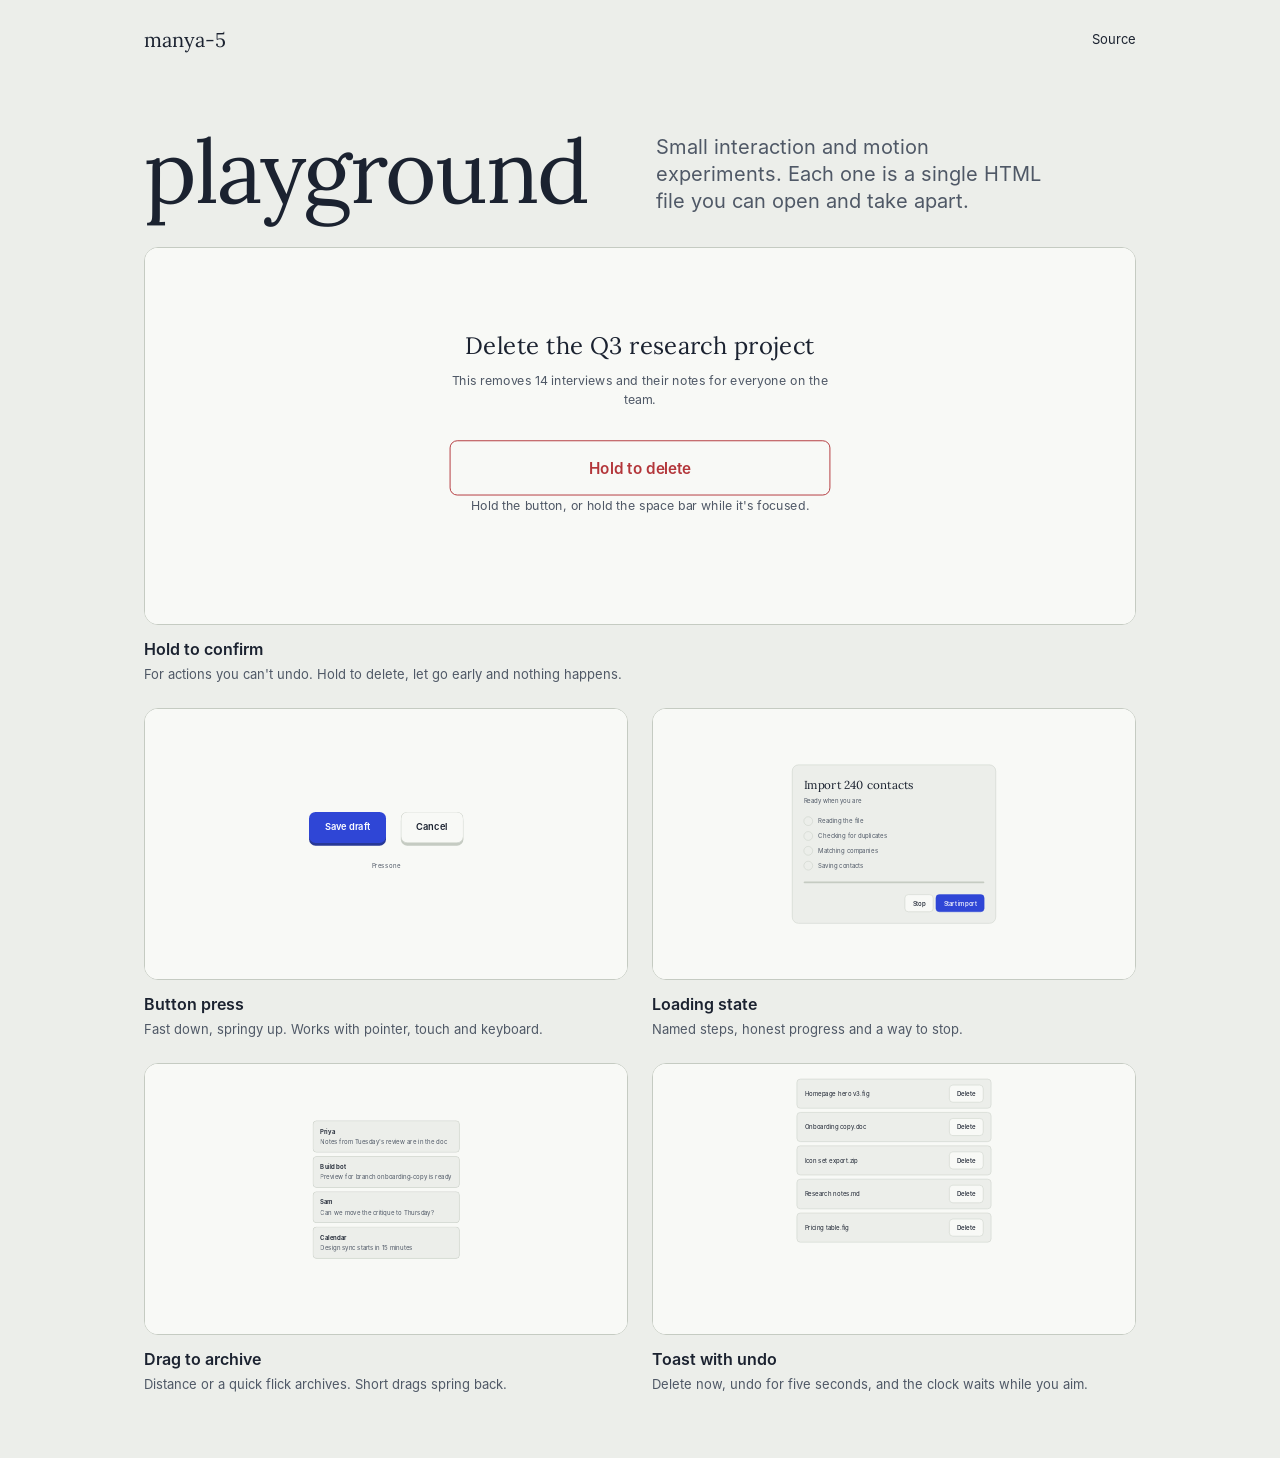
<file: docs/index.html>
<!doctype html>
<html lang="en">
<head>
<meta charset="utf-8">
<meta name="viewport" content="width=device-width, initial-scale=1">
<title>playground | Manya Singh</title>
<meta name="description" content="Small interaction and motion experiments, each with its own live demo.">
<link rel="icon" href="favicon.svg">
<link rel="stylesheet" href="fonts/fonts.css">
<link rel="stylesheet" href="tokens.css">
<link rel="stylesheet" href="base.css">
<style>
  .intro { padding: var(--space-7) 0 var(--space-6); display: grid; grid-template-columns: 1fr 1fr; gap: var(--space-6); align-items: end; }
  .intro h1 { font-family: var(--font-serif); font-weight: 400; font-size: clamp(3rem, 8vw, 5.5rem); line-height: 1; letter-spacing: -0.02em; margin: 0; }
  .intro p { margin: 0; color: var(--color-ink-muted); font-size: var(--text-md); line-height: var(--leading-snug); max-width: 30ch; }

  .grid { display: grid; grid-template-columns: repeat(2, 1fr); gap: var(--space-5); padding-bottom: var(--space-8); }
  .grid a.exp { text-decoration: none; color: inherit; display: grid; gap: var(--space-3); }
  .grid a.exp:first-child { grid-column: span 2; }
  .frame {
    position: relative; aspect-ratio: 16 / 9; overflow: hidden;
    border: 1px solid var(--color-line); border-radius: var(--radius-lg); background: var(--color-surface);
  }
  .grid a.exp:first-child .frame { aspect-ratio: 21 / 8; }
  /* Each preview is the real demo page in embed mode, showing only its stage. */
  .frame iframe {
    position: absolute; top: 0; left: 0; border: 0; pointer-events: none;
    width: 1040px; transform-origin: top left;
  }
  .meta h2 { font-size: var(--text-base); font-weight: var(--weight-semibold); margin: 0; }
  .meta p { font-size: var(--text-sm); color: var(--color-ink-muted); margin: 2px 0 0; }
  .grid a.exp:hover h2, .grid a.exp:focus-visible h2 { text-decoration: underline; text-underline-offset: 3px; }

  @media (max-width: 760px) {
    .intro { grid-template-columns: 1fr; padding-top: var(--space-5); }
    .grid { grid-template-columns: 1fr; }
    .grid a.exp:first-child { grid-column: auto; }
    .grid a.exp:first-child .frame { aspect-ratio: 16 / 9; }
  }
</style>
</head>
<body>
<div class="wrap">
  <nav class="top"><a class="home" href="https://github.com/manya-5">manya-5</a><a href="https://github.com/manya-5/playground">Source</a></nav>
  <header class="intro">
    <h1>playground</h1>
    <p>Small interaction and motion experiments. Each one is a single HTML file you can open and take apart.</p>
  </header>
  <div class="grid" id="grid">
    <a class="exp" href="hold/"><div class="frame"><iframe src="hold/?embed" title="Hold to confirm preview" tabindex="-1" loading="lazy"></iframe></div>
      <div class="meta"><h2>Hold to confirm</h2><p>For actions you can't undo. Hold to delete, let go early and nothing happens.</p></div></a>
    <a class="exp" href="press/"><div class="frame"><iframe src="press/?embed" title="Button press preview" tabindex="-1" loading="lazy"></iframe></div>
      <div class="meta"><h2>Button press</h2><p>Fast down, springy up. Works with pointer, touch and keyboard.</p></div></a>
    <a class="exp" href="loading/"><div class="frame"><iframe src="loading/?embed" title="Loading state preview" tabindex="-1" loading="lazy"></iframe></div>
      <div class="meta"><h2>Loading state</h2><p>Named steps, honest progress and a way to stop.</p></div></a>
    <a class="exp" href="drag/"><div class="frame"><iframe src="drag/?embed" title="Drag to archive preview" tabindex="-1" loading="lazy"></iframe></div>
      <div class="meta"><h2>Drag to archive</h2><p>Distance or a quick flick archives. Short drags spring back.</p></div></a>
    <a class="exp" href="toast/"><div class="frame"><iframe src="toast/?embed" title="Toast preview" tabindex="-1" loading="lazy"></iframe></div>
      <div class="meta"><h2>Toast with undo</h2><p>Delete now, undo for five seconds, and the clock waits while you aim.</p></div></a>
  </div>
</div>
<script>
  // Each preview is the demo's stage at desktop width, scaled down to fit its frame.
  function fit() {
    document.querySelectorAll(".frame").forEach((frame) => {
      const iframe = frame.querySelector("iframe");
      const scale = frame.clientWidth / 1040;
      iframe.style.height = frame.clientHeight / scale + "px";
      iframe.style.transform = `scale(${scale})`;
    });
  }
  addEventListener("resize", fit);
  fit();
</script>
</body>
</html>
</file>
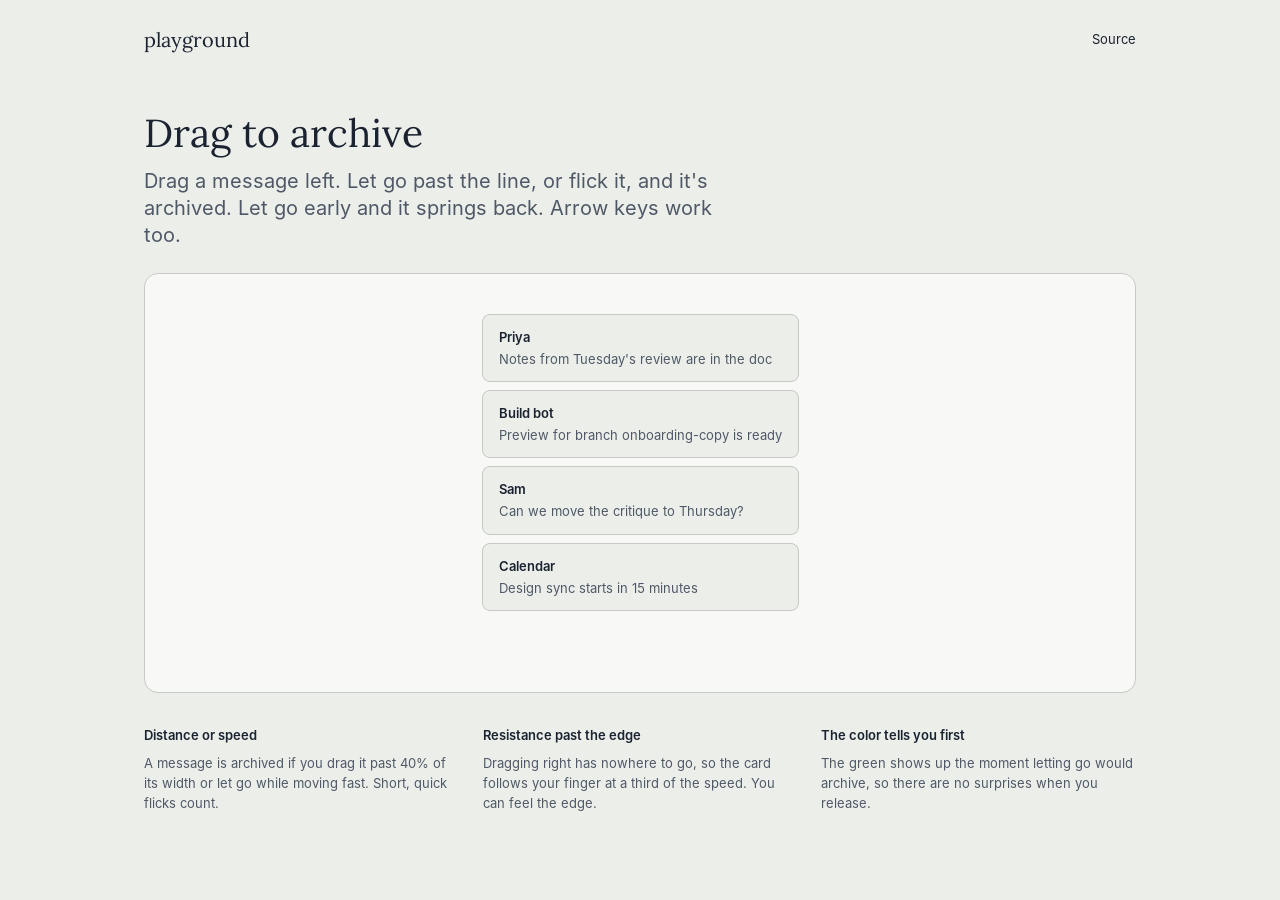
<file: docs/drag/index.html>
<!doctype html>
<html lang="en">
<head>
<meta charset="utf-8">
<meta name="viewport" content="width=device-width, initial-scale=1">
<title>Drag to archive | playground</title>
<script>if (new URLSearchParams(location.search).has("embed")) document.documentElement.classList.add("embed");</script>
<link rel="icon" href="../favicon.svg">
<link rel="stylesheet" href="../fonts/fonts.css">
<link rel="stylesheet" href="../tokens.css">
<link rel="stylesheet" href="../base.css">
<style>
  .inbox { width: min(420px, 100%); display: grid; gap: var(--space-2); }
  .slot { position: relative; border-radius: var(--radius-md); overflow: hidden; transition: height 260ms ease, margin 260ms ease, opacity 200ms; }
  .slot.gone { opacity: 0; }
  /* Revealed behind the card as it moves. */
  .behind {
    position: absolute; inset: 0; display: flex; align-items: center; justify-content: flex-end;
    padding: 0 var(--space-5); background: var(--color-line); color: var(--color-ink-muted);
    font-size: var(--text-sm); font-weight: var(--weight-medium); border-radius: var(--radius-md);
    transition: background 150ms, color 150ms;
  }
  .slot.armed .behind { background: var(--color-approve); color: var(--color-surface); }
  .item {
    position: relative; background: var(--color-paper); border: 1px solid var(--color-line); border-radius: var(--radius-md);
    padding: var(--space-3) var(--space-4); cursor: grab; touch-action: pan-y; user-select: none;
    display: grid; gap: 2px;
  }
  .item:active { cursor: grabbing; }
  .item b { font-weight: var(--weight-semibold); font-size: var(--text-sm); }
  .item span { font-size: var(--text-sm); color: var(--color-ink-muted); white-space: nowrap; overflow: hidden; text-overflow: ellipsis; }
  .item.settle { transition: transform 420ms cubic-bezier(.2, 1.4, .4, 1); }
  .item.fling { transition: transform 220ms ease-in; }
  .empty { text-align: center; color: var(--color-ink-muted); font-size: var(--text-sm); padding: var(--space-6) 0; }
  .meter { text-align: center; font-size: var(--text-xs); color: var(--color-ink-muted); margin-top: var(--space-4); font-variant-numeric: tabular-nums; min-height: 1.5em; }
</style>
</head>
<body>
<div class="wrap">
  <nav class="top"><a class="home" href="../">playground</a><a href="https://github.com/manya-5/playground/tree/main/docs/drag">Source</a></nav>
  <header class="exp-head">
    <h1>Drag to archive</h1>
    <p>Drag a message left. Let go past the line, or flick it, and it's archived. Let go early and it springs back. Arrow keys work too.</p>
  </header>
  <div class="stage">
    <div>
      <div class="inbox" id="inbox"></div>
      <p class="meter" id="meter" aria-live="polite"></p>
    </div>
  </div>
  <section class="notes">
    <div><h2>Distance or speed</h2><p>A message is archived if you drag it past 40% of its width or let go while moving fast. Short, quick flicks count.</p></div>
    <div><h2>Resistance past the edge</h2><p>Dragging right has nowhere to go, so the card follows your finger at a third of the speed. You can feel the edge.</p></div>
    <div><h2>The color tells you first</h2><p>The green shows up the moment letting go would archive, so there are no surprises when you release.</p></div>
  </section>
</div>
<script>
  const MESSAGES = [
    ["Priya", "Notes from Tuesday's review are in the doc"],
    ["Build bot", "Preview for branch onboarding-copy is ready"],
    ["Sam", "Can we move the critique to Thursday?"],
    ["Calendar", "Design sync starts in 15 minutes"],
  ];
  const inbox = document.getElementById("inbox");
  const meter = document.getElementById("meter");

  function addItem([who, text]) {
    const slot = document.createElement("div");
    slot.className = "slot";
    slot.innerHTML = `<div class="behind">Archive</div><div class="item" tabindex="0" role="button" aria-label="${who}: ${text}. Press left arrow to archive."><b>${who}</b><span>${text}</span></div>`;
    inbox.append(slot);
    wire(slot);
  }

  function archive(slot, item) {
    const neighbor = slot.nextElementSibling || slot.previousElementSibling;
    const hadFocus = document.activeElement === item;
    item.classList.add("fling");
    item.style.transform = `translateX(${-slot.offsetWidth - 40}px)`;
    setTimeout(() => {
      slot.style.height = slot.offsetHeight + "px";
      requestAnimationFrame(() => { slot.classList.add("gone"); slot.style.height = "0px"; slot.style.marginTop = "-8px"; });
      setTimeout(() => {
        slot.remove();
        if (!inbox.children.length) empty();
        else if (hadFocus && neighbor) neighbor.querySelector(".item").focus();
      }, 280);
    }, 220);
    meter.textContent = "Archived";
  }

  function empty() {
    inbox.innerHTML = `<div class="empty">Inbox is clear. <button class="btn quiet" type="button" id="refill">Bring them back</button></div>`;
    document.getElementById("refill").onclick = () => { inbox.innerHTML = ""; MESSAGES.forEach(addItem); meter.textContent = ""; };
  }

  function wire(slot) {
    const item = slot.querySelector(".item");
    let startX = 0, x = 0, dragging = false, samples = [];

    item.addEventListener("pointerdown", (e) => {
      dragging = true; startX = e.clientX; x = 0; samples = [[e.timeStamp, e.clientX]];
      item.classList.remove("settle", "fling");
      item.setPointerCapture(e.pointerId);
    });
    item.addEventListener("pointermove", (e) => {
      if (!dragging) return;
      const dx = e.clientX - startX;
      x = dx > 0 ? dx / 3 : dx; // resistance when dragging the wrong way
      item.style.transform = `translateX(${x}px)`;
      samples.push([e.timeStamp, e.clientX]);
      if (samples.length > 5) samples.shift();
      const armed = -x > slot.offsetWidth * 0.4;
      slot.classList.toggle("armed", armed);
      meter.textContent = `${Math.round(-Math.min(x, 0) / slot.offsetWidth * 100)}% of the way`;
    });
    const release = () => {
      if (!dragging) return;
      dragging = false;
      const [t0, x0] = samples[0], [t1, x1] = samples[samples.length - 1];
      const velocity = (x1 - x0) / Math.max(t1 - t0, 1); // px per ms, negative is left
      if (-x > slot.offsetWidth * 0.4 || (velocity < -0.6 && x < -20)) return archive(slot, item);
      slot.classList.remove("armed");
      item.classList.add("settle");
      item.style.transform = "translateX(0)";
      meter.textContent = x < -4 ? "Not far enough, so it stayed" : "";
    };
    item.addEventListener("pointerup", release);
    item.addEventListener("pointercancel", release);
    item.addEventListener("keydown", (e) => {
      if (e.key === "ArrowLeft") { e.preventDefault(); slot.classList.add("armed"); archive(slot, item); }
    });
  }

  MESSAGES.forEach(addItem);
</script>
</body>
</html>
</file>
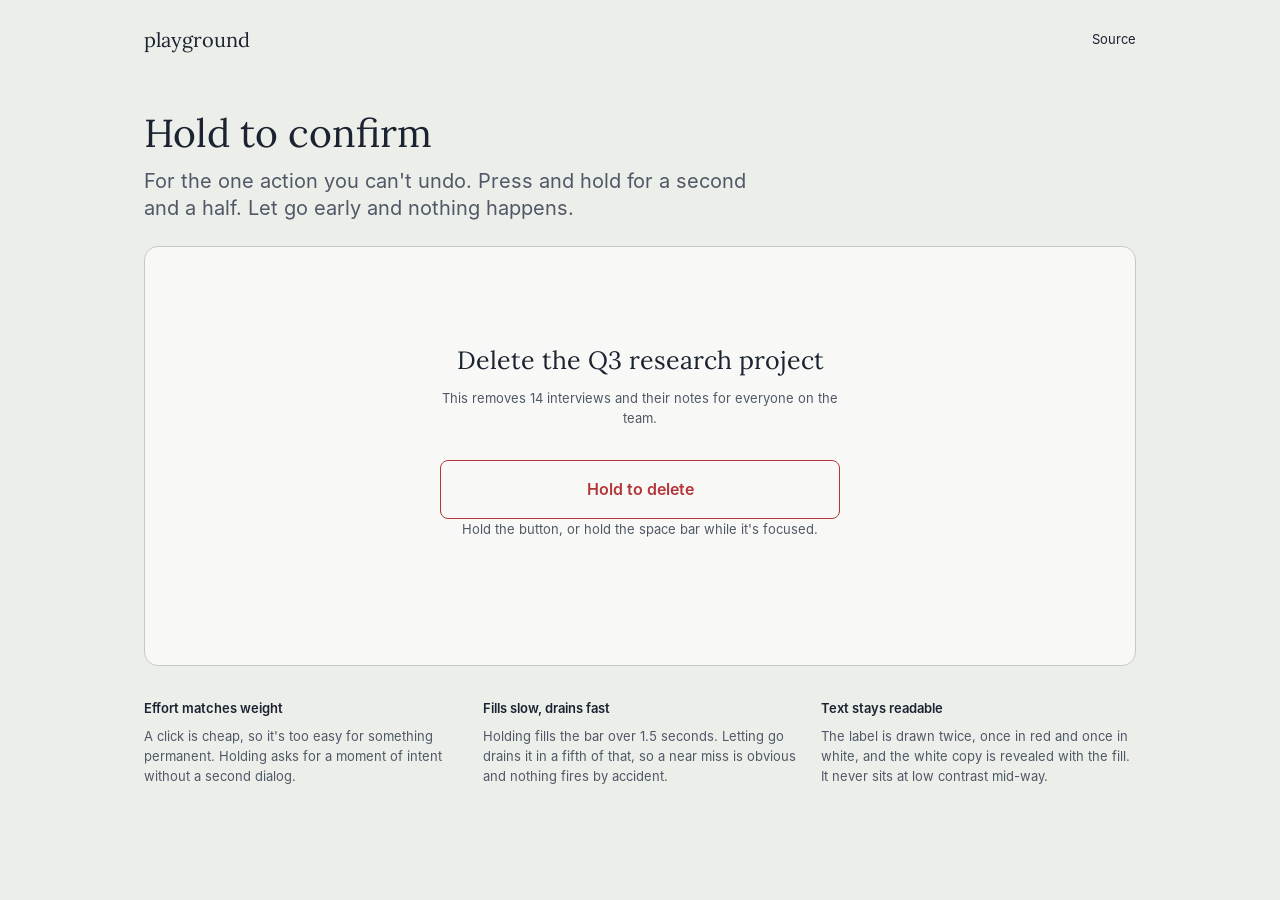
<file: docs/hold/index.html>
<!doctype html>
<html lang="en">
<head>
<meta charset="utf-8">
<meta name="viewport" content="width=device-width, initial-scale=1">
<title>Hold to confirm | playground</title>
<script>if (new URLSearchParams(location.search).has("embed")) document.documentElement.classList.add("embed");</script>
<link rel="icon" href="../favicon.svg">
<link rel="stylesheet" href="../fonts/fonts.css">
<link rel="stylesheet" href="../tokens.css">
<link rel="stylesheet" href="../base.css">
<style>
  .box { width: min(400px, 100%); text-align: center; }
  .box h2 { font-family: var(--font-serif); font-weight: 400; font-size: var(--text-lg); margin: 0 0 var(--space-2); }
  .box p { color: var(--color-ink-muted); font-size: var(--text-sm); margin: 0 0 var(--space-6); }
  .hold {
    position: relative; overflow: hidden; width: 100%;
    padding: var(--space-4); border-radius: var(--radius-md); cursor: pointer;
    border: 1.5px solid var(--color-reject); background: var(--color-surface); color: var(--color-reject);
    font-weight: var(--weight-semibold); font-size: var(--text-base);
    touch-action: none; user-select: none; -webkit-user-select: none;
  }
  /* The fill grows while held and drains back quickly when you let go early. */
  .hold .fill { position: absolute; inset: 0; background: var(--color-reject); transform: scaleX(0); transform-origin: left; }
  .hold .label { position: relative; mix-blend-mode: normal; }
  .hold .label.over { position: absolute; inset: 0; display: grid; place-items: center; color: var(--color-surface); clip-path: inset(0 100% 0 0); }
  .hold.done { background: var(--color-reject); color: var(--color-surface); }
  .status { margin-top: var(--space-4); font-size: var(--text-sm); min-height: 1.5em; }
  .reset { margin-top: var(--space-2); }
</style>
</head>
<body>
<div class="wrap">
  <nav class="top"><a class="home" href="../">playground</a><a href="https://github.com/manya-5/playground/tree/main/docs/hold">Source</a></nav>
  <header class="exp-head">
    <h1>Hold to confirm</h1>
    <p>For the one action you can't undo. Press and hold for a second and a half. Let go early and nothing happens.</p>
  </header>
  <div class="stage">
    <div class="box">
      <h2>Delete the Q3 research project</h2>
      <p>This removes 14 interviews and their notes for everyone on the team.</p>
      <button class="hold" id="hold" type="button" aria-describedby="hint">
        <span class="fill" id="fill"></span>
        <span class="label">Hold to delete</span>
        <span class="label over" id="over" aria-hidden="true">Hold to delete</span>
      </button>
      <p class="status" id="status" aria-live="assertive"><span id="hint">Hold the button, or hold the space bar while it's focused.</span></p>
    </div>
  </div>
  <section class="notes">
    <div><h2>Effort matches weight</h2><p>A click is cheap, so it's too easy for something permanent. Holding asks for a moment of intent without a second dialog.</p></div>
    <div><h2>Fills slow, drains fast</h2><p>Holding fills the bar over 1.5 seconds. Letting go drains it in a fifth of that, so a near miss is obvious and nothing fires by accident.</p></div>
    <div><h2>Text stays readable</h2><p>The label is drawn twice, once in red and once in white, and the white copy is revealed with the fill. It never sits at low contrast mid-way.</p></div>
  </section>
</div>
<script>
  const HOLD_MS = 1500, DRAIN_MS = 300;
  const btn = document.getElementById("hold"), fill = document.getElementById("fill"), over = document.getElementById("over"), status = document.getElementById("status");
  let progress = 0, holding = false, done = false, last = 0, raf;

  function paint() {
    fill.style.transform = `scaleX(${progress})`;
    over.style.clipPath = `inset(0 ${100 - progress * 100}% 0 0)`;
  }
  function loop(now) {
    const dt = now - last; last = now;
    progress += holding ? dt / HOLD_MS : -dt / DRAIN_MS;
    progress = Math.min(Math.max(progress, 0), 1);
    paint();
    if (progress >= 1 && holding) return complete();
    if (holding || progress > 0) raf = requestAnimationFrame(loop);
  }
  function start() {
    if (done || holding) return;
    holding = true; status.textContent = "Keep holding";
    cancelAnimationFrame(raf); last = performance.now(); raf = requestAnimationFrame(loop);
  }
  function stop() {
    if (!holding || done) return;
    holding = false; status.textContent = "Let go early. Nothing was deleted.";
    cancelAnimationFrame(raf); last = performance.now(); raf = requestAnimationFrame(loop);
  }
  function complete() {
    holding = false; done = true;
    btn.classList.add("done");
    btn.querySelector(".label").textContent = "Deleted";
    over.textContent = "Deleted";
    status.innerHTML = 'Project deleted. <button class="btn quiet reset" type="button" id="reset">Reset demo</button>';
    document.getElementById("reset").onclick = reset;
  }
  function reset() {
    done = false; progress = 0; paint();
    btn.classList.remove("done");
    btn.querySelector(".label").textContent = "Hold to delete";
    over.textContent = "Hold to delete";
    status.textContent = "Hold the button, or hold the space bar while it's focused.";
    btn.focus();
  }

  btn.addEventListener("pointerdown", (e) => { btn.setPointerCapture(e.pointerId); start(); });
  btn.addEventListener("pointerup", stop);
  btn.addEventListener("pointercancel", stop);
  btn.addEventListener("keydown", (e) => { if (e.key === " " || e.key === "Enter") { e.preventDefault(); if (!e.repeat) start(); } });
  btn.addEventListener("keyup", (e) => { if (e.key === " " || e.key === "Enter") stop(); });
  btn.addEventListener("blur", stop);
  btn.addEventListener("contextmenu", (e) => e.preventDefault());
</script>
</body>
</html>
</file>
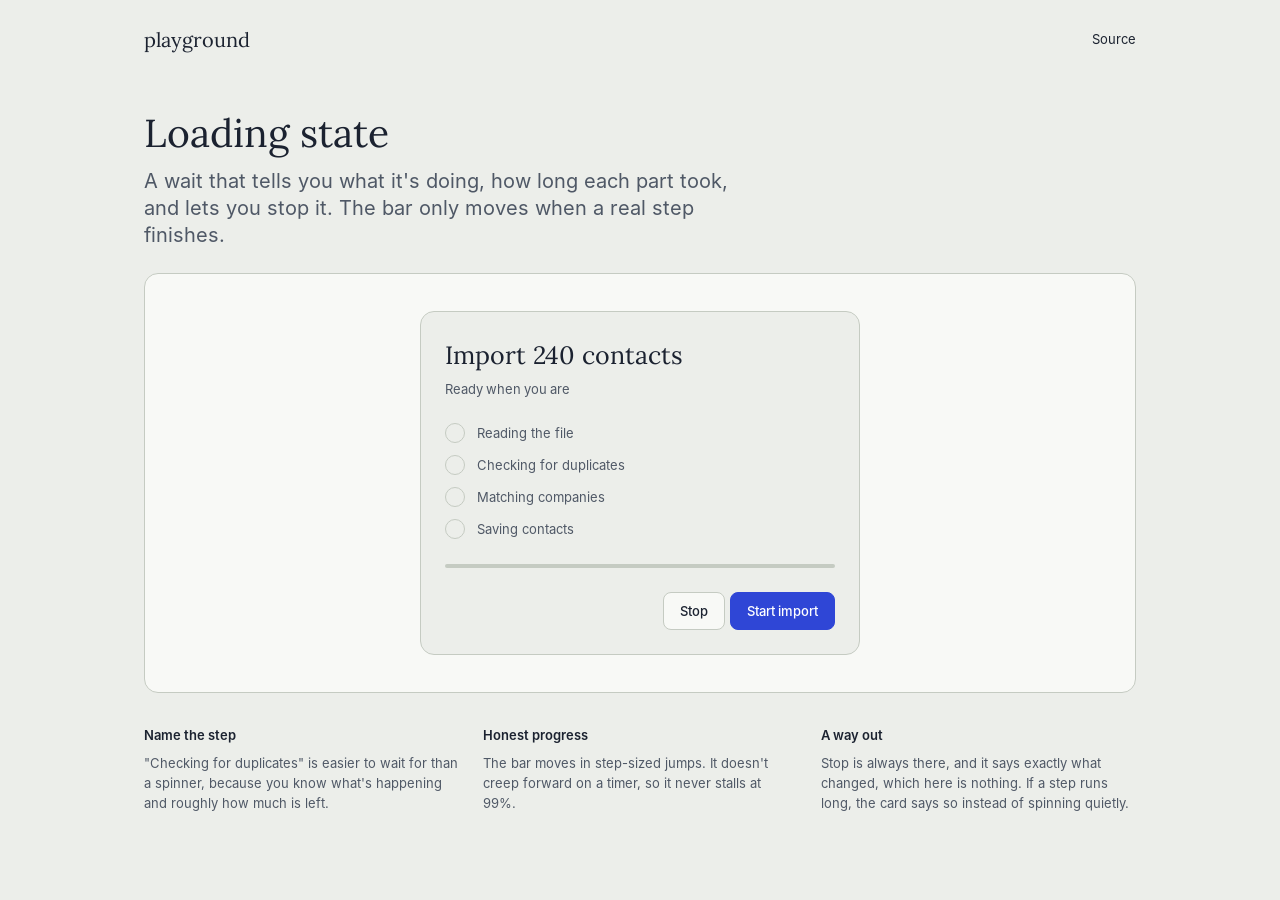
<file: docs/loading/index.html>
<!doctype html>
<html lang="en">
<head>
<meta charset="utf-8">
<meta name="viewport" content="width=device-width, initial-scale=1">
<title>Loading state | playground</title>
<script>if (new URLSearchParams(location.search).has("embed")) document.documentElement.classList.add("embed");</script>
<link rel="icon" href="../favicon.svg">
<link rel="stylesheet" href="../fonts/fonts.css">
<link rel="stylesheet" href="../tokens.css">
<link rel="stylesheet" href="../base.css">
<style>
  .panel { width: min(440px, 100%); }
  .card {
    background: var(--color-paper); border: 1px solid var(--color-line); border-radius: var(--radius-lg);
    padding: var(--space-5);
  }
  .card h2 { font-family: var(--font-serif); font-weight: 400; font-size: var(--text-lg); margin: 0 0 var(--space-1); }
  .sub { color: var(--color-ink-muted); font-size: var(--text-sm); margin: 0 0 var(--space-5); font-variant-numeric: tabular-nums; }

  .steps { list-style: none; margin: 0; padding: 0; display: grid; gap: var(--space-3); }
  .steps li { display: grid; grid-template-columns: 20px 1fr auto; align-items: center; gap: var(--space-3); font-size: var(--text-sm); color: var(--color-ink-muted); }
  .steps li[data-state="active"], .steps li[data-state="done"] { color: var(--color-ink); }
  .steps .t { font-variant-numeric: tabular-nums; color: var(--color-ink-muted); font-size: var(--text-xs); }

  .mark { width: 20px; height: 20px; border-radius: 50%; border: 1.5px solid var(--color-line); display: grid; place-items: center; }
  li[data-state="active"] .mark { border-color: var(--color-accent); border-right-color: transparent; animation: spin .8s linear infinite; }
  li[data-state="done"] .mark { border-color: var(--color-approve); background: var(--color-approve); }
  li[data-state="done"] .mark::after { content: ""; width: 8px; height: 4px; border: 2px solid var(--color-surface); border-top: 0; border-right: 0; transform: translateY(-1px) rotate(-45deg); }
  li[data-state="stopped"] .mark { border-style: dashed; }
  @keyframes spin { to { transform: rotate(360deg); } }

  /* The bar fills only as fast as real steps finish. It never pretends. */
  .bar { height: 4px; border-radius: 4px; background: var(--color-line); margin: var(--space-5) 0; overflow: hidden; }
  .bar span { display: block; height: 100%; width: 0; background: var(--color-accent); transition: width 400ms ease-out; }

  .result { font-size: var(--text-sm); }
  .row { display: flex; gap: var(--space-2); justify-content: space-between; align-items: center; }
  .slow { color: var(--color-caution); font-size: var(--text-sm); margin: var(--space-3) 0 0; display: none; }
  .slow.show { display: block; }
</style>
</head>
<body>
<div class="wrap">
  <nav class="top"><a class="home" href="../">playground</a><a href="https://github.com/manya-5/playground/tree/main/docs/loading">Source</a></nav>
  <header class="exp-head">
    <h1>Loading state</h1>
    <p>A wait that tells you what it's doing, how long each part took, and lets you stop it. The bar only moves when a real step finishes.</p>
  </header>
  <div class="stage">
    <div class="panel">
      <div class="card" aria-live="polite">
        <h2 id="title">Import 240 contacts</h2>
        <p class="sub" id="sub">Ready when you are</p>
        <ol class="steps" id="steps"></ol>
        <div class="bar" aria-hidden="true"><span id="bar"></span></div>
        <div class="row">
          <span class="result" id="result"></span>
          <span>
            <button class="btn" type="button" id="stop" hidden>Stop</button>
            <button class="btn primary" type="button" id="go">Start import</button>
          </span>
        </div>
        <p class="slow" id="slow">This step is taking longer than usual. You can keep waiting or stop.</p>
      </div>
    </div>
  </div>
  <section class="notes">
    <div><h2>Name the step</h2><p>"Checking for duplicates" is easier to wait for than a spinner, because you know what's happening and roughly how much is left.</p></div>
    <div><h2>Honest progress</h2><p>The bar moves in step-sized jumps. It doesn't creep forward on a timer, so it never stalls at 99%.</p></div>
    <div><h2>A way out</h2><p>Stop is always there, and it says exactly what changed, which here is nothing. If a step runs long, the card says so instead of spinning quietly.</p></div>
  </section>
</div>
<script>
  const STEPS = [
    { label: "Reading the file", ms: 900 },
    { label: "Checking for duplicates", ms: 2200, slow: true },
    { label: "Matching companies", ms: 1300 },
    { label: "Saving contacts", ms: 1100 },
  ];
  const $ = (id) => document.getElementById(id);
  const list = $("steps"), bar = $("bar"), sub = $("sub"), result = $("result"), go = $("go"), stop = $("stop"), slow = $("slow");
  let timer, slowTimer, tick, started, running = false, stopped = false;

  function render(activeIndex, times) {
    list.innerHTML = "";
    STEPS.forEach((s, i) => {
      const li = document.createElement("li");
      li.dataset.state = i < activeIndex ? "done" : i === activeIndex && running ? "active" : stopped && i === activeIndex ? "stopped" : "todo";
      li.innerHTML = `<span class="mark"></span><span>${s.label}</span><span class="t">${times[i] != null ? (times[i] / 1000).toFixed(1) + "s" : ""}</span>`;
      list.append(li);
    });
    bar.style.width = (activeIndex / STEPS.length) * 100 + "%";
  }

  function run() {
    running = true; stopped = false;
    go.hidden = true; stop.hidden = false; result.textContent = "";
    const times = [];
    started = performance.now();
    let i = 0, stepStart = performance.now();
    tick = setInterval(() => { sub.textContent = `Working for ${((performance.now() - started) / 1000).toFixed(0)}s`; }, 250);
    const next = () => {
      render(i, times);
      if (i >= STEPS.length) return finish(true);
      stepStart = performance.now();
      if (STEPS[i].slow) slowTimer = setTimeout(() => slow.classList.add("show"), 1500);
      timer = setTimeout(() => {
        clearTimeout(slowTimer); slow.classList.remove("show");
        times[i] = performance.now() - stepStart; i++; next();
      }, STEPS[i].ms);
    };
    stop.onclick = () => {
      clearTimeout(timer); clearTimeout(slowTimer); slow.classList.remove("show");
      running = false; stopped = true; render(i, times); finish(false, i);
    };
    next();
  }

  function finish(ok, doneCount) {
    clearInterval(tick); running = false;
    stop.hidden = true; go.hidden = false;
    const secs = ((performance.now() - started) / 1000).toFixed(1);
    if (ok) {
      sub.textContent = `Finished in ${secs}s`;
      result.innerHTML = `<span style="color:var(--color-approve)">240 contacts imported</span>`;
      go.textContent = "Run again";
    } else {
      sub.textContent = `Stopped after ${secs}s`;
      result.textContent = "Nothing was saved. Your contacts are unchanged.";
      go.textContent = "Start again";
    }
  }

  go.addEventListener("click", run);
  render(0, []);
</script>
</body>
</html>
</file>
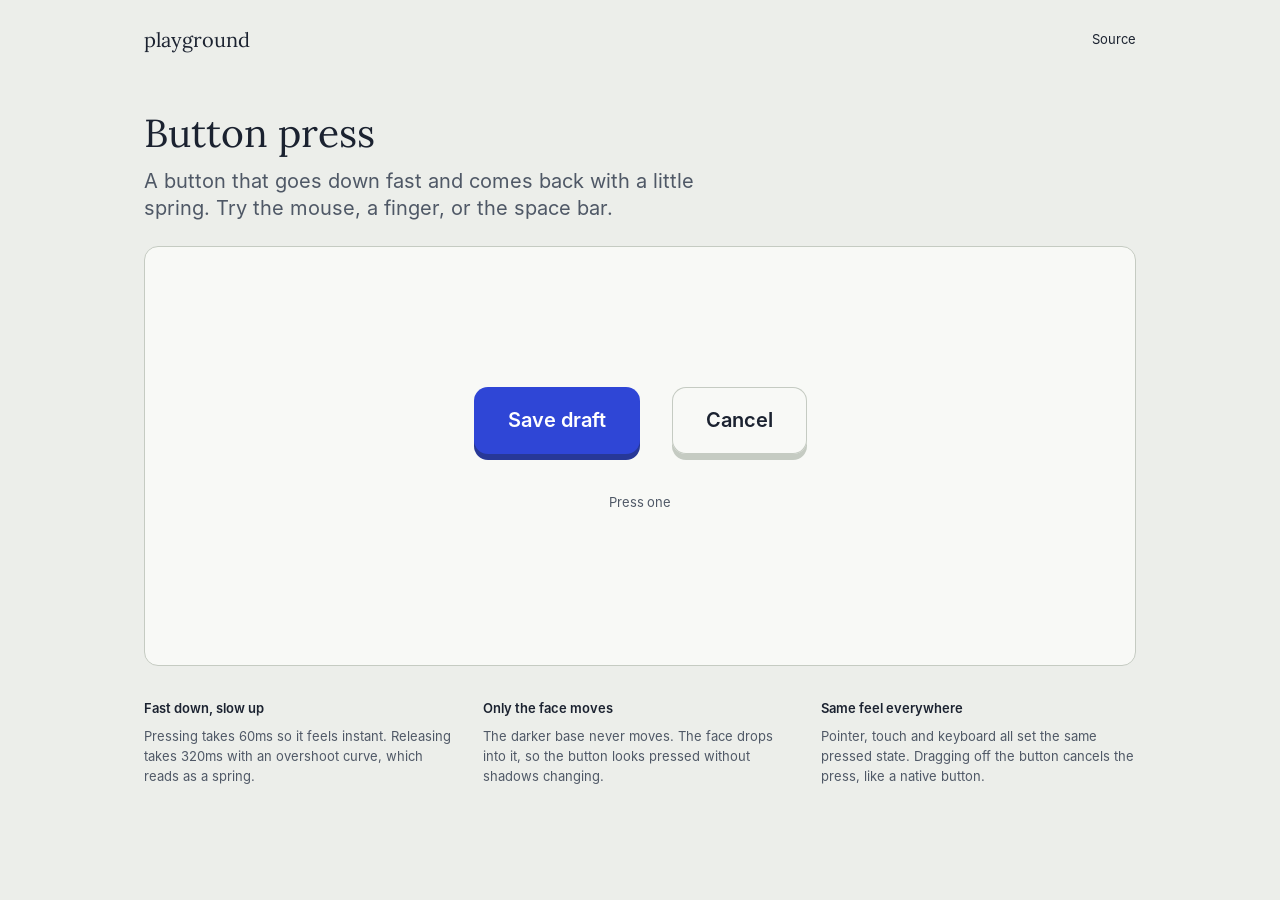
<file: docs/press/index.html>
<!doctype html>
<html lang="en">
<head>
<meta charset="utf-8">
<meta name="viewport" content="width=device-width, initial-scale=1">
<title>Button press | playground</title>
<script>if (new URLSearchParams(location.search).has("embed")) document.documentElement.classList.add("embed");</script>
<link rel="icon" href="../favicon.svg">
<link rel="stylesheet" href="../fonts/fonts.css">
<link rel="stylesheet" href="../tokens.css">
<link rel="stylesheet" href="../base.css">
<style>
  .press-row { display: flex; flex-wrap: wrap; gap: var(--space-6); align-items: center; justify-content: center; }
  .press {
    --depth: 6px;
    position: relative;
    border: 0; padding: 0; background: none; cursor: pointer;
    -webkit-tap-highlight-color: transparent;
    touch-action: manipulation;
  }
  /* The base sits still. The face moves down into it. */
  .press .base {
    position: absolute; inset: var(--depth) 0 0 0;
    border-radius: 14px;
    background: color-mix(in srgb, var(--color-accent) 62%, var(--color-ink));
  }
  .press .face {
    position: relative; display: block;
    padding: 18px 34px; border-radius: 14px;
    background: var(--color-accent); color: var(--color-on-accent);
    font-weight: var(--weight-semibold); font-size: var(--text-md);
    transform: translateY(0);
    /* Release uses a slight overshoot so the button feels like it springs back. */
    transition: transform 320ms cubic-bezier(.3, 1.6, .5, 1);
  }
  .press { padding-bottom: var(--depth); }
  .press.down .face { transform: translateY(calc(var(--depth) - 1px)); transition: transform 60ms ease-out; }

  .press.quiet .base { background: var(--color-line); }
  .press.quiet .face { background: var(--color-surface); color: var(--color-ink); box-shadow: inset 0 0 0 1px var(--color-line); }

  .count { margin-top: var(--space-6); text-align: center; color: var(--color-ink-muted); font-size: var(--text-sm); font-variant-numeric: tabular-nums; min-height: 1.5em; }
  .stage-inner { display: grid; justify-items: center; }
</style>
</head>
<body>
<div class="wrap">
  <nav class="top"><a class="home" href="../">playground</a><a href="https://github.com/manya-5/playground/tree/main/docs/press">Source</a></nav>
  <header class="exp-head">
    <h1>Button press</h1>
    <p>A button that goes down fast and comes back with a little spring. Try the mouse, a finger, or the space bar.</p>
  </header>
  <div class="stage">
    <div class="stage-inner">
      <div class="press-row">
        <button class="press" type="button" data-label="Save"><span class="base"></span><span class="face">Save draft</span></button>
        <button class="press quiet" type="button" data-label="Cancel"><span class="base"></span><span class="face">Cancel</span></button>
      </div>
      <p class="count" id="count" aria-live="polite">Press one</p>
    </div>
  </div>
  <section class="notes">
    <div><h2>Fast down, slow up</h2><p>Pressing takes 60ms so it feels instant. Releasing takes 320ms with an overshoot curve, which reads as a spring.</p></div>
    <div><h2>Only the face moves</h2><p>The darker base never moves. The face drops into it, so the button looks pressed without shadows changing.</p></div>
    <div><h2>Same feel everywhere</h2><p>Pointer, touch and keyboard all set the same pressed state. Dragging off the button cancels the press, like a native button.</p></div>
  </section>
</div>
<script>
  const count = document.getElementById("count");
  let n = 0;
  document.querySelectorAll(".press").forEach((btn) => {
    const down = () => btn.classList.add("down");
    const up = () => btn.classList.remove("down");
    btn.addEventListener("pointerdown", (e) => { btn.setPointerCapture(e.pointerId); btn.dataset.cancel = ""; down(); });
    btn.addEventListener("pointerup", up);
    btn.addEventListener("pointercancel", up);
    btn.addEventListener("lostpointercapture", up);
    btn.addEventListener("pointermove", (e) => {
      if (!btn.classList.contains("down")) return;
      const r = btn.getBoundingClientRect();
      const inside = e.clientX >= r.left && e.clientX <= r.right && e.clientY >= r.top && e.clientY <= r.bottom;
      if (!inside) { btn.dataset.cancel = "1"; up(); }
    });
    btn.addEventListener("keydown", (e) => { btn.dataset.cancel = ""; if ((e.key === " " || e.key === "Enter") && !e.repeat) down(); });
    btn.addEventListener("keyup", up);
    btn.addEventListener("blur", up);
    btn.addEventListener("click", () => { if (btn.dataset.cancel) return; n++; count.textContent = `${btn.dataset.label} pressed. ${n} ${n === 1 ? "press" : "presses"} so far.`; });
  });
</script>
</body>
</html>
</file>
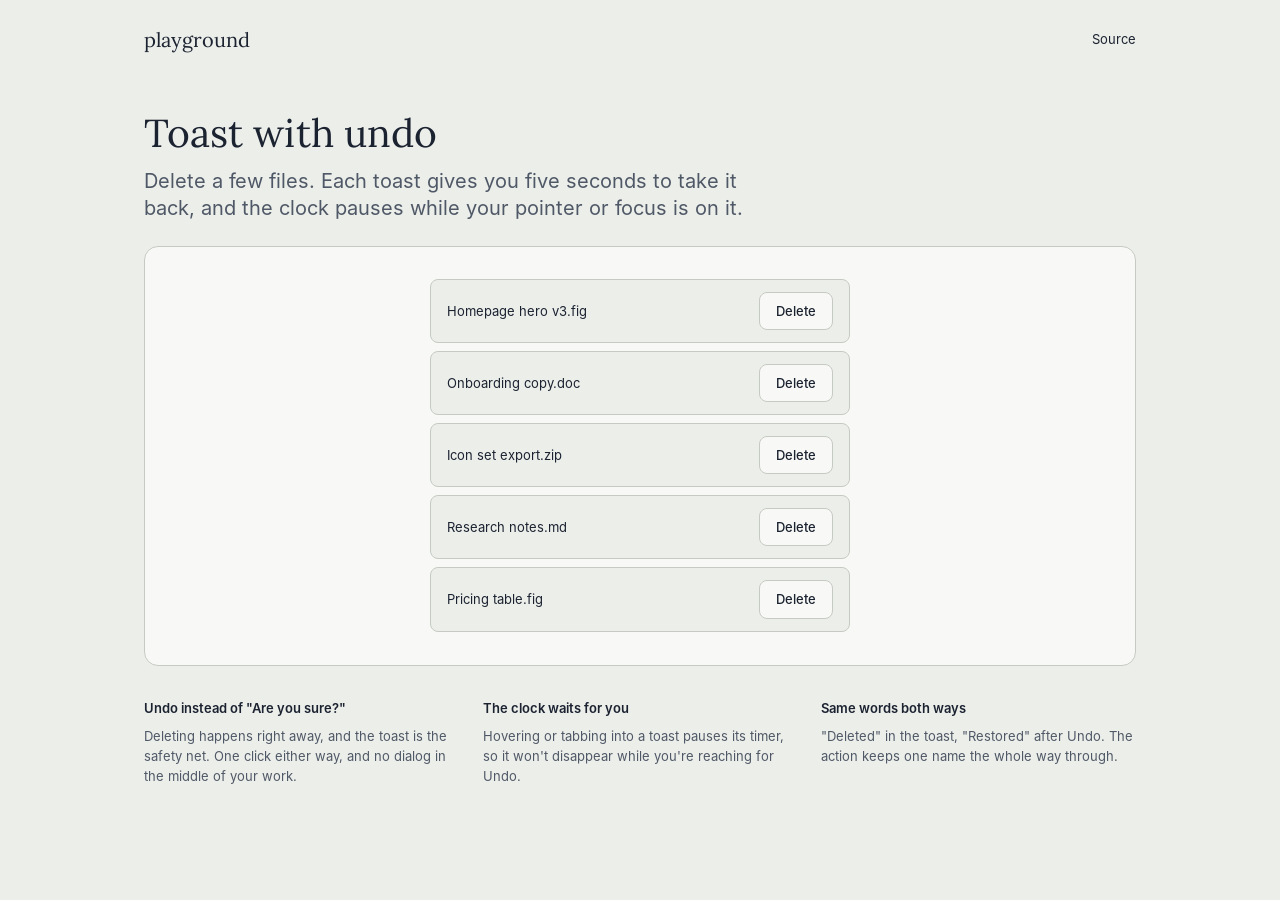
<file: docs/toast/index.html>
<!doctype html>
<html lang="en">
<head>
<meta charset="utf-8">
<meta name="viewport" content="width=device-width, initial-scale=1">
<title>Toast with undo | playground</title>
<script>if (new URLSearchParams(location.search).has("embed")) document.documentElement.classList.add("embed");</script>
<link rel="icon" href="../favicon.svg">
<link rel="stylesheet" href="../fonts/fonts.css">
<link rel="stylesheet" href="../tokens.css">
<link rel="stylesheet" href="../base.css">
<style>
  .stage { place-items: start center; }
  .files { width: min(420px, 100%); list-style: none; margin: 0; padding: 0; display: grid; gap: var(--space-2); }
  .files li {
    display: flex; justify-content: space-between; align-items: center; gap: var(--space-3);
    padding: var(--space-3) var(--space-4); border: 1px solid var(--color-line); border-radius: var(--radius-md);
    background: var(--color-paper); font-size: var(--text-sm);
  }
  .files li.removed { display: none; }

  .toasts {
    position: absolute; right: var(--space-5); bottom: var(--space-5); left: var(--space-5);
    display: flex; flex-direction: column-reverse; align-items: flex-end; gap: var(--space-2); pointer-events: none;
  }
  .toast {
    pointer-events: auto; width: min(340px, 100%);
    display: grid; grid-template-columns: 1fr auto auto; align-items: center; gap: var(--space-2);
    padding: var(--space-3) var(--space-3) var(--space-3) var(--space-4);
    background: var(--color-ink); color: var(--color-paper); border-radius: var(--radius-md);
    font-size: var(--text-sm); position: relative; overflow: hidden;
    animation: in 260ms cubic-bezier(.2, 1, .3, 1);
  }
  .toast.out { animation: out 180ms ease-in forwards; }
  .toast button { background: none; border: 0; color: inherit; cursor: pointer; padding: 4px 8px; border-radius: var(--radius-sm); }
  .toast .undo { font-weight: var(--weight-semibold); text-decoration: underline; text-underline-offset: 3px; }
  .toast .close { opacity: .7; }
  /* Time left, as a thin line along the bottom. It stops while you hover or focus the toast. */
  .toast .left { position: absolute; left: 0; bottom: 0; height: 2px; width: 100%; background: var(--color-paper); opacity: .5; transform-origin: left; }
  @keyframes in { from { transform: translateY(12px); opacity: 0; } }
  @keyframes out { to { transform: translateX(24px); opacity: 0; } }
</style>
</head>
<body>
<div class="wrap">
  <nav class="top"><a class="home" href="../">playground</a><a href="https://github.com/manya-5/playground/tree/main/docs/toast">Source</a></nav>
  <header class="exp-head">
    <h1>Toast with undo</h1>
    <p>Delete a few files. Each toast gives you five seconds to take it back, and the clock pauses while your pointer or focus is on it.</p>
  </header>
  <div class="stage">
    <ul class="files" id="files"></ul>
    <div class="toasts" id="toasts" role="region" aria-label="Notifications" aria-live="polite"></div>
  </div>
  <section class="notes">
    <div><h2>Undo instead of "Are you sure?"</h2><p>Deleting happens right away, and the toast is the safety net. One click either way, and no dialog in the middle of your work.</p></div>
    <div><h2>The clock waits for you</h2><p>Hovering or tabbing into a toast pauses its timer, so it won't disappear while you're reaching for Undo.</p></div>
    <div><h2>Same words both ways</h2><p>"Deleted" in the toast, "Restored" after Undo. The action keeps one name the whole way through.</p></div>
  </section>
</div>
<script>
  const FILES = ["Homepage hero v3.fig", "Onboarding copy.doc", "Icon set export.zip", "Research notes.md", "Pricing table.fig"];
  const DURATION = 5000;
  const files = document.getElementById("files");
  const toasts = document.getElementById("toasts");

  function renderFiles() {
    files.innerHTML = "";
    FILES.forEach((name) => {
      const li = document.createElement("li");
      li.innerHTML = `<span>${name}</span><button class="btn" type="button">Delete</button>`;
      li.querySelector("button").onclick = () => { li.classList.add("removed"); toast(`Deleted ${name}`, () => { li.classList.remove("removed"); toast(`Restored ${name}`); }); };
      files.append(li);
    });
  }

  function toast(message, onUndo) {
    const el = document.createElement("div");
    el.className = "toast";
    el.innerHTML = `<span>${message}</span>${onUndo ? '<button class="undo" type="button">Undo</button>' : "<span></span>"}<button class="close" type="button" aria-label="Dismiss">✕</button><span class="left"></span>`;
    toasts.append(el);
    // Keep at most three on screen; the oldest goes first.
    const live = [...toasts.querySelectorAll(".toast:not(.out)")];
    if (live.length > 3) dismiss(live[0]);

    const bar = el.querySelector(".left");
    let remaining = onUndo ? DURATION : 2500, last = performance.now(), paused = false, raf;
    const frame = (now) => {
      if (!paused) remaining -= now - last;
      last = now;
      bar.style.transform = `scaleX(${Math.max(remaining, 0) / (onUndo ? DURATION : 2500)})`;
      if (remaining <= 0) return dismiss(el);
      raf = requestAnimationFrame(frame);
    };
    raf = requestAnimationFrame(frame);
    const pause = () => (paused = true), resume = () => (paused = false);
    el.addEventListener("pointerenter", pause); el.addEventListener("pointerleave", resume);
    el.addEventListener("focusin", pause); el.addEventListener("focusout", resume);
    el.querySelector(".close").onclick = () => dismiss(el);
    if (onUndo) el.querySelector(".undo").onclick = () => { dismiss(el); onUndo(); };
    el._stop = () => cancelAnimationFrame(raf);
  }

  function dismiss(el) {
    if (el.classList.contains("out")) return;
    el._stop && el._stop();
    el.classList.add("out");
    el.addEventListener("animationend", () => el.remove(), { once: true });
  }

  renderFiles();
</script>
</body>
</html>
</file>
<file: docs/fonts/fonts.css>
@font-face { font-family: "Inter"; font-weight: 400; font-display: swap; src: url("Inter-Regular.woff") format("woff"); }
@font-face { font-family: "Inter"; font-weight: 500; font-display: swap; src: url("Inter-Medium.woff") format("woff"); }
@font-face { font-family: "Inter"; font-weight: 600; font-display: swap; src: url("Inter-SemiBold.woff") format("woff"); }
@font-face { font-family: "Lora"; font-weight: 400 700; font-style: normal; font-display: swap; src: url("Lora.woff") format("woff"); }
@font-face { font-family: "Lora"; font-weight: 400 700; font-style: italic; font-display: swap; src: url("Lora-Italic.woff") format("woff"); }
</file>
<file: docs/tokens.css>
/* Generated by scripts/build.mjs from src/tokens.json. Do not edit by hand. */
:root {
  --font-sans: "Inter", ui-sans-serif, system-ui, sans-serif;
  --font-serif: "Lora", Georgia, serif;
  --weight-regular: 400;
  --weight-medium: 500;
  --weight-semibold: 600;
  --text-xs: 0.625rem;
  --text-sm: 0.8125rem;
  --text-base: 1rem;
  --text-md: 1.25rem;
  --text-lg: 1.5625rem;
  --text-xl: 1.9375rem;
  --text-2xl: 2.4375rem;
  --text-3xl: 3.0625rem;
  --leading-tight: 1.15;
  --leading-snug: 1.35;
  --leading-body: 1.55;
  --space-1: 0.25rem;
  --space-2: 0.5rem;
  --space-3: 0.75rem;
  --space-4: 1rem;
  --space-5: 1.5rem;
  --space-6: 2rem;
  --space-7: 3rem;
  --space-8: 4rem;
  --radius-sm: 0.25rem;
  --radius-md: 0.5rem;
  --radius-lg: 0.875rem;
  --radius-pill: 999px;
  --color-paper: #ECEEEA;
  --color-surface: #F8F9F6;
  --color-ink: #1B2230;
  --color-ink-muted: #4F5866;
  --color-line: #C5CBC2;
  --color-accent: #2F46D6;
  --color-on-accent: #FFFFFF;
  --color-approve: #1D7350;
  --color-caution: #8F5600;
  --color-reject: #B3363A;
  color-scheme: light;
}

@media (prefers-color-scheme: dark) {
  :root:not([data-theme="light"]) {
    --color-paper: #141920;
    --color-surface: #1C222B;
    --color-ink: #E7EAE4;
    --color-ink-muted: #A3ABB6;
    --color-line: #363E4A;
    --color-accent: #97A4FF;
    --color-on-accent: #141920;
    --color-approve: #5DC49B;
    --color-caution: #E3AA4F;
    --color-reject: #F27D80;
    color-scheme: dark;
  }
}

:root[data-theme="dark"] {
  --color-paper: #141920;
  --color-surface: #1C222B;
  --color-ink: #E7EAE4;
  --color-ink-muted: #A3ABB6;
  --color-line: #363E4A;
  --color-accent: #97A4FF;
  --color-on-accent: #141920;
  --color-approve: #5DC49B;
  --color-caution: #E3AA4F;
  --color-reject: #F27D80;
  color-scheme: dark;
}
</file>
<file: docs/base.css>
/* Shared layout for the gallery and every experiment page. Values come from tokens.css. */
* { box-sizing: border-box; }
html { -webkit-text-size-adjust: 100%; }
body {
  margin: 0;
  background: var(--color-paper);
  color: var(--color-ink);
  font: var(--weight-regular) var(--text-base)/var(--leading-body) var(--font-sans);
  -webkit-font-smoothing: antialiased;
}
a { color: var(--color-accent); }
:focus-visible { outline: 2px solid var(--color-accent); outline-offset: 3px; }
button { font: inherit; color: inherit; }

.wrap { max-width: 1040px; margin: 0 auto; padding: 0 var(--space-5); }
.top { display: flex; justify-content: space-between; align-items: center; padding: var(--space-5) 0; font-size: var(--text-sm); }
.top a { color: var(--color-ink); text-decoration: none; }
.top .home { font-family: var(--font-serif); font-size: var(--text-md); }

/* Experiment page */
.exp-head { padding: var(--space-6) 0 var(--space-5); max-width: 38rem; }
.exp-head h1 { font-family: var(--font-serif); font-weight: 400; font-size: var(--text-2xl); line-height: var(--leading-tight); margin: 0 0 var(--space-3); }
.exp-head p { margin: 0; color: var(--color-ink-muted); font-size: var(--text-md); line-height: var(--leading-snug); }

.stage {
  position: relative;
  min-height: 420px;
  display: grid;
  place-items: center;
  background: var(--color-surface);
  border: 1px solid var(--color-line);
  border-radius: var(--radius-lg);
  overflow: hidden;
  padding: var(--space-6) var(--space-5);
}

.notes { display: grid; grid-template-columns: repeat(auto-fit, minmax(220px, 1fr)); gap: var(--space-5); padding: var(--space-6) 0 var(--space-8); font-size: var(--text-sm); color: var(--color-ink-muted); }
.notes h2 { font-size: var(--text-sm); font-weight: var(--weight-semibold); color: var(--color-ink); margin: 0 0 var(--space-2); }
.notes p { margin: 0; }
.notes code { font-size: 0.92em; }

.btn {
  display: inline-flex; align-items: center; justify-content: center; gap: var(--space-2);
  font-weight: var(--weight-medium); font-size: var(--text-sm);
  padding: var(--space-2) var(--space-4); border-radius: var(--radius-md);
  border: 1px solid var(--color-line); background: var(--color-surface); color: var(--color-ink); cursor: pointer;
}
.btn.primary { background: var(--color-accent); border-color: var(--color-accent); color: var(--color-on-accent); }
.btn.quiet { border-color: transparent; background: none; }

@media (prefers-reduced-motion: reduce) {
  *, *::before, *::after { animation-duration: 1ms !important; transition-duration: 1ms !important; }
}

/* Embedded previews on the gallery page show only the stage. */
html.embed body { background: var(--color-surface); }
html.embed .top, html.embed .exp-head, html.embed .notes { display: none; }
html.embed .wrap { max-width: none; padding: 0; }
html.embed .stage { min-height: 100vh; border: 0; border-radius: 0; }
</file>
